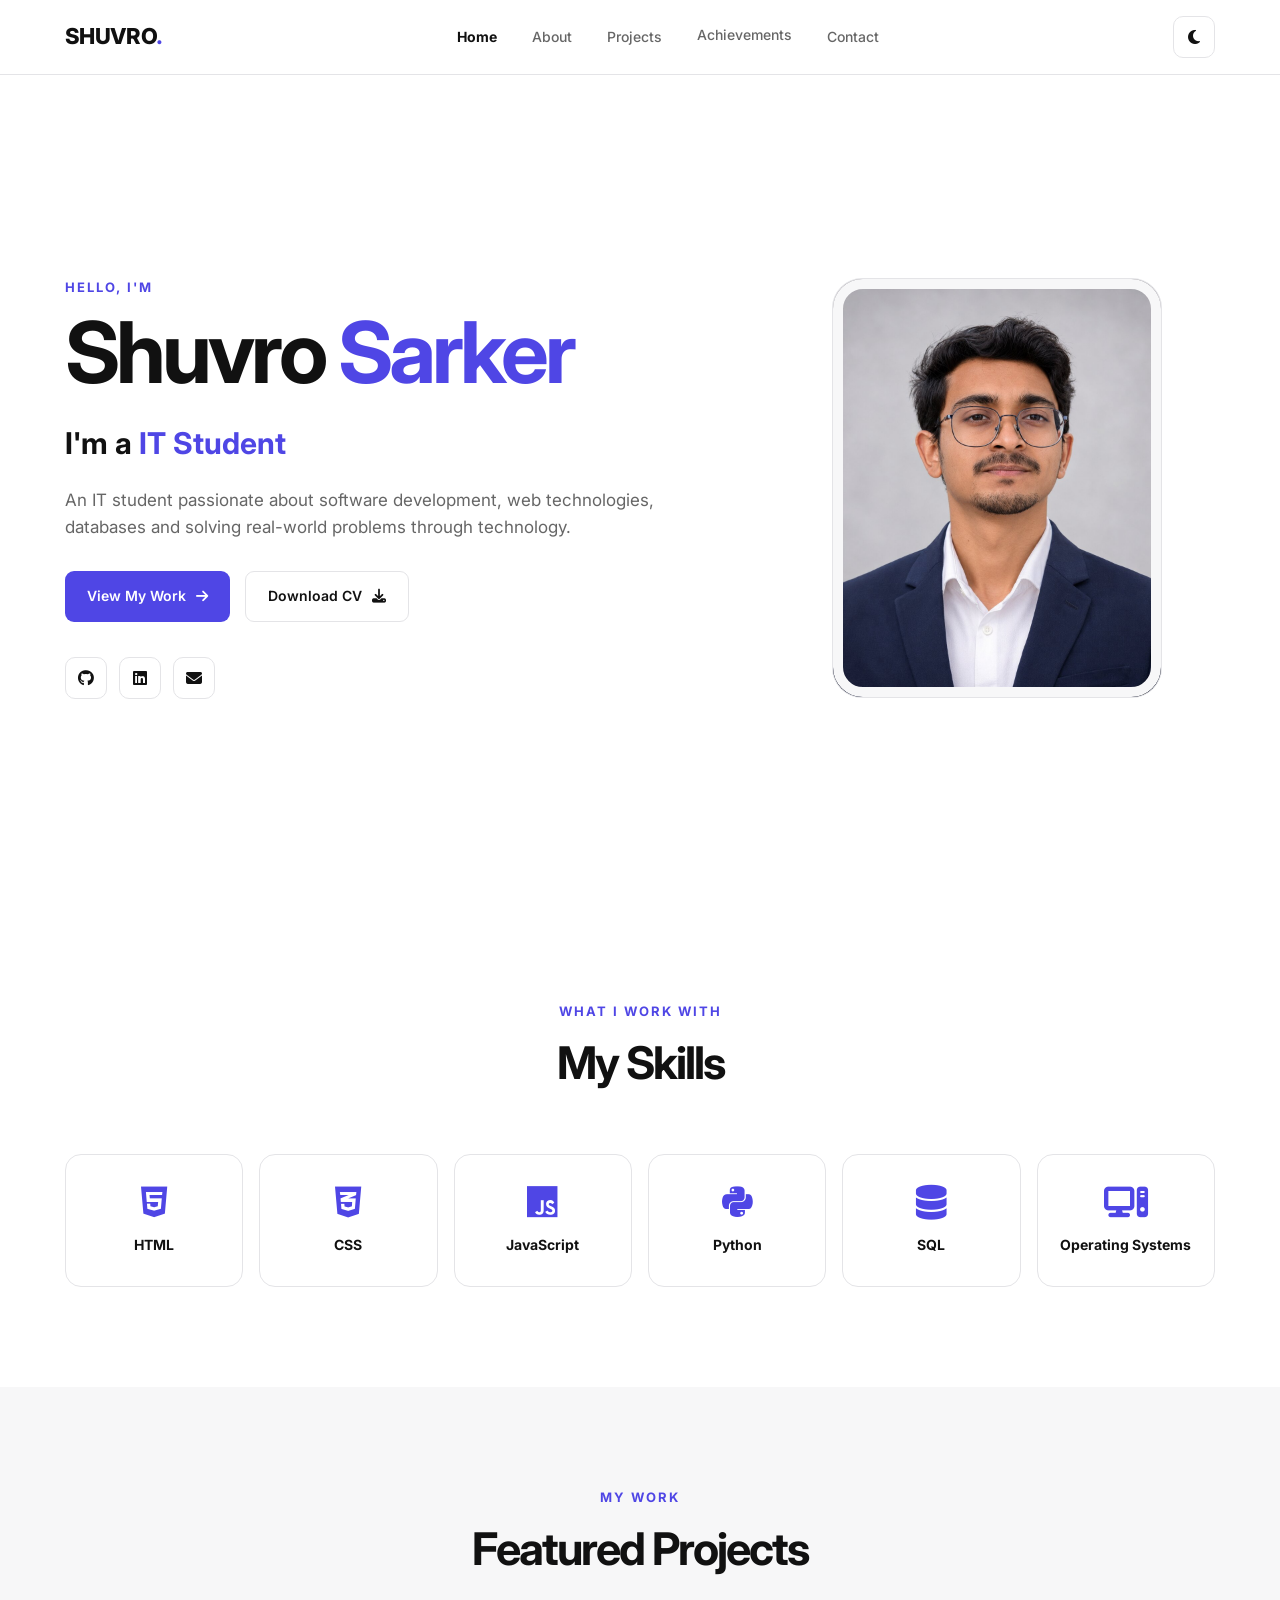
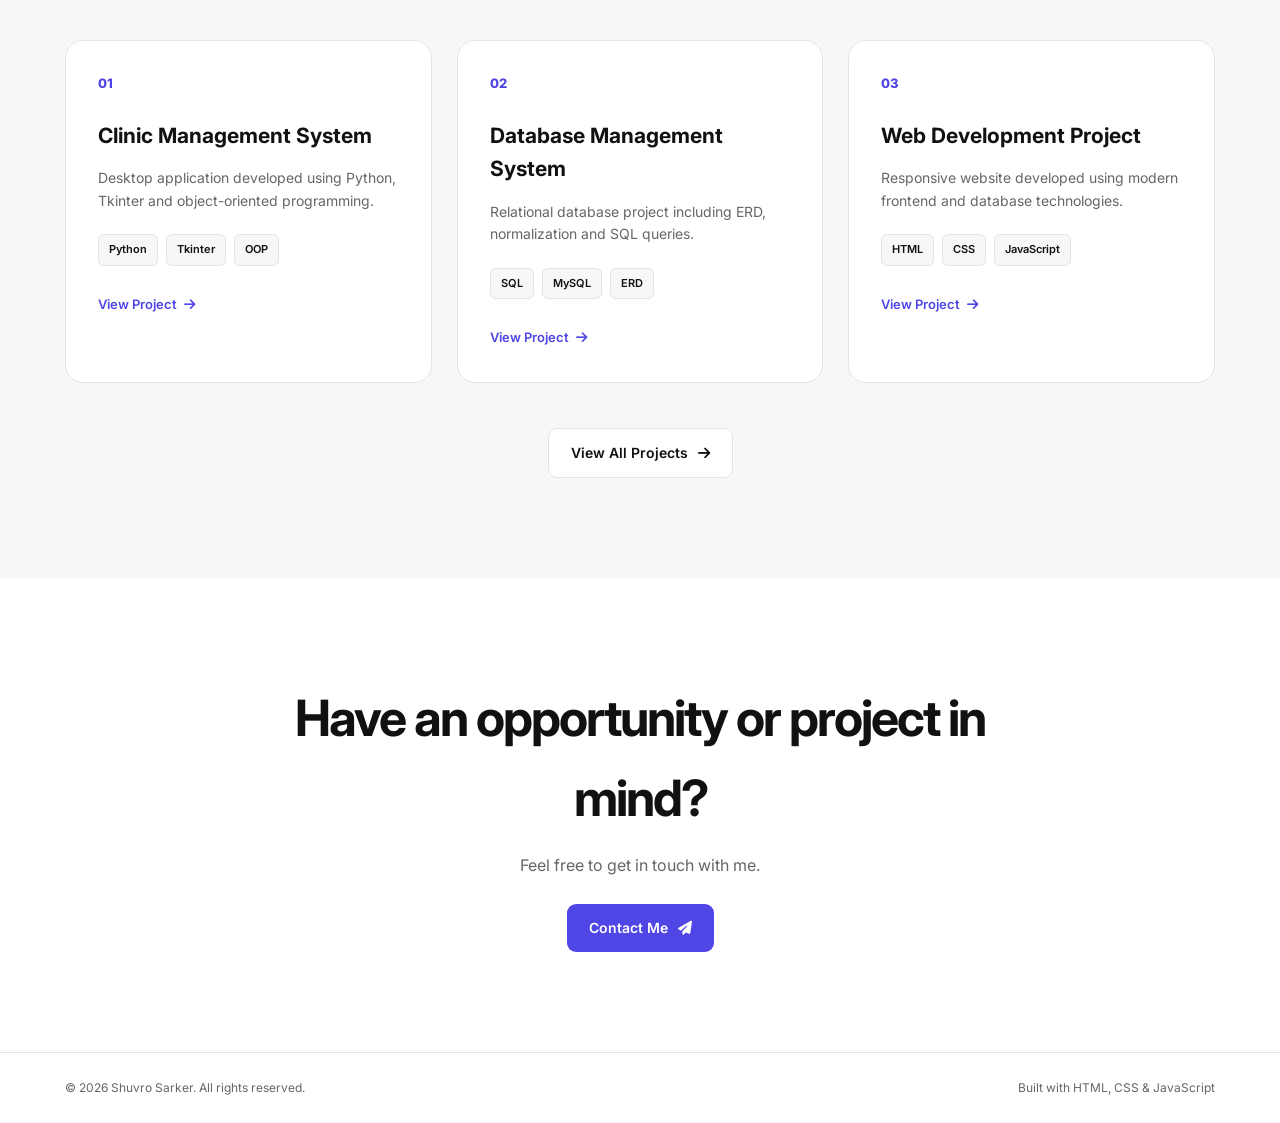
<file: index.html>
<!DOCTYPE html>
<html lang="en">

<head>
    <meta charset="UTF-8">
    <meta name="viewport" content="width=device-width, initial-scale=1.0">

    <title>Shuvro Sarker | Portfolio</title>

    <meta name="description"
        content="Portfolio website of Shuvro Sarker, IT student and developer interested in software development, web development, databases and technology.">

    <link rel="stylesheet" href="css/style.css">

    <!-- Font Awesome -->
    <link rel="stylesheet"
        href="https://cdnjs.cloudflare.com/ajax/libs/font-awesome/6.5.2/css/all.min.css">
</head>

<body>

    <!-- NAVBAR -->
    <header>
        <nav class="navbar container">

            <a href="index.html" class="logo">
                SHUVRO<span>.</span>
            </a>

            <ul class="nav-links" id="navLinks">
                <li><a class="active" href="index.html">Home</a></li>
                <li><a href="about.html">About</a></li>
                <li><a href="projects.html">Projects</a></li>
                <a href="achievements.html">Achievements</a>
                <li><a href="contact.html">Contact</a></li>
            </ul>

            <div class="nav-actions">

                <button id="themeToggle" class="theme-btn">
                    <i class="fa-solid fa-moon"></i>
                </button>

                <button class="menu-btn" id="menuBtn">
                    <i class="fa-solid fa-bars"></i>
                </button>

            </div>

        </nav>
    </header>


    <!-- HERO -->
    <main>

        <section class="hero">

            <div class="container hero-container">

                <div class="hero-content reveal">

                    <p class="small-title">HELLO, I'M</p>

                    <h1>
                        Shuvro <span>Sarker</span>
                    </h1>

                    <h2>
                        I'm a
                        <span id="typingText"></span>
                    </h2>

                    <p class="hero-description">
                        An IT student passionate about software development,
                        web technologies, databases and solving real-world
                        problems through technology.
                    </p>

                    <div class="hero-buttons">

                        <a href="projects.html" class="btn primary-btn">
                            View My Work
                            <i class="fa-solid fa-arrow-right"></i>
                        </a>

                        <a href="assets/resume.pdf"
                            class="btn secondary-btn"
                            download>
                            Download CV
                            <i class="fa-solid fa-download"></i>
                        </a>

                    </div>

                    <div class="social-links">

                        <a href="https://github.com/shuvro-cse"
                            target="_blank"
                            aria-label="GitHub">
                            <i class="fa-brands fa-github"></i>
                        </a>

                        <a href="https://www.linkedin.com/in/shuvro-sarker-a79a49327/"
                            target="_blank"
                            aria-label="LinkedIn">
                            <i class="fa-brands fa-linkedin"></i>
                        </a>

                        <a href="mailto:shuvrosarker.inbox@gmail.com"
                            aria-label="Email">
                            <i class="fa-solid fa-envelope"></i>
                        </a>

                    </div>

                </div>


                <div class="hero-image reveal">

                    <div class="image-wrapper">

                        <img src="images/profile.jpg"
                            alt="Shuvro Sarker">

                    </div>

                </div>

            </div>

        </section>


        <!-- SKILLS -->

        <section class="section">

            <div class="container">

                <div class="section-heading reveal">

                    <p>WHAT I WORK WITH</p>

                    <h2>My Skills</h2>

                </div>


                <div class="skills-grid">

                    <div class="skill-card reveal">
                        <i class="fa-brands fa-html5"></i>
                        <h3>HTML</h3>
                    </div>

                    <div class="skill-card reveal">
                        <i class="fa-brands fa-css3-alt"></i>
                        <h3>CSS</h3>
                    </div>

                    <div class="skill-card reveal">
                        <i class="fa-brands fa-js"></i>
                        <h3>JavaScript</h3>
                    </div>

                    <div class="skill-card reveal">
                        <i class="fa-brands fa-python"></i>
                        <h3>Python</h3>
                    </div>

                    <div class="skill-card reveal">
                        <i class="fa-solid fa-database"></i>
                        <h3>SQL</h3>
                    </div>

                    <div class="skill-card reveal">
                        <i class="fa-solid fa-computer"></i>
                        <h3>Operating Systems</h3>
                    </div>

                </div>

            </div>

        </section>


        <!-- FEATURED PROJECTS -->

        <section class="section section-alt">

            <div class="container">

                <div class="section-heading reveal">

                    <p>MY WORK</p>

                    <h2>Featured Projects</h2>

                </div>


                <div class="projects-grid">


                    <article class="project-card reveal">

                        <div class="project-number">
                            01
                        </div>

                        <h3>Clinic Management System</h3>

                        <p>
                            Desktop application developed using Python,
                            Tkinter and object-oriented programming.
                        </p>

                        <div class="project-tech">

                            <span>Python</span>
                            <span>Tkinter</span>
                            <span>OOP</span>

                        </div>

                        <a href="projects.html" class="project-link">
                            View Project
                            <i class="fa-solid fa-arrow-right"></i>
                        </a>

                    </article>


                    <article class="project-card reveal">

                        <div class="project-number">
                            02
                        </div>

                        <h3>Database Management System</h3>

                        <p>
                            Relational database project including ERD,
                            normalization and SQL queries.
                        </p>

                        <div class="project-tech">

                            <span>SQL</span>
                            <span>MySQL</span>
                            <span>ERD</span>

                        </div>

                        <a href="projects.html" class="project-link">
                            View Project
                            <i class="fa-solid fa-arrow-right"></i>
                        </a>

                    </article>


                    <article class="project-card reveal">

                        <div class="project-number">
                            03
                        </div>

                        <h3>Web Development Project</h3>

                        <p>
                            Responsive website developed using modern
                            frontend and database technologies.
                        </p>

                        <div class="project-tech">

                            <span>HTML</span>
                            <span>CSS</span>
                            <span>JavaScript</span>

                        </div>

                        <a href="projects.html" class="project-link">
                            View Project
                            <i class="fa-solid fa-arrow-right"></i>
                        </a>

                    </article>

                </div>


                <div class="center-button">

                    <a href="projects.html"
                        class="btn secondary-btn">

                        View All Projects

                        <i class="fa-solid fa-arrow-right"></i>

                    </a>

                </div>

            </div>

        </section>


        <!-- CTA -->

        <section class="cta-section">

            <div class="container reveal">

                <h2>
                    Have an opportunity or project in mind?
                </h2>

                <p>
                    Feel free to get in touch with me.
                </p>

                <a href="contact.html"
                    class="btn primary-btn">

                    Contact Me

                    <i class="fa-solid fa-paper-plane"></i>

                </a>

            </div>

        </section>

    </main>


    <!-- FOOTER -->

    <footer>

        <div class="container footer-content">

            <p>
                © <span id="year"></span> Shuvro Sarker.
                All rights reserved.
            </p>

            <p>
                Built with HTML, CSS & JavaScript
            </p>

        </div>

    </footer>


    <script src="js/script.js"></script>

</body>

</html>
</file>
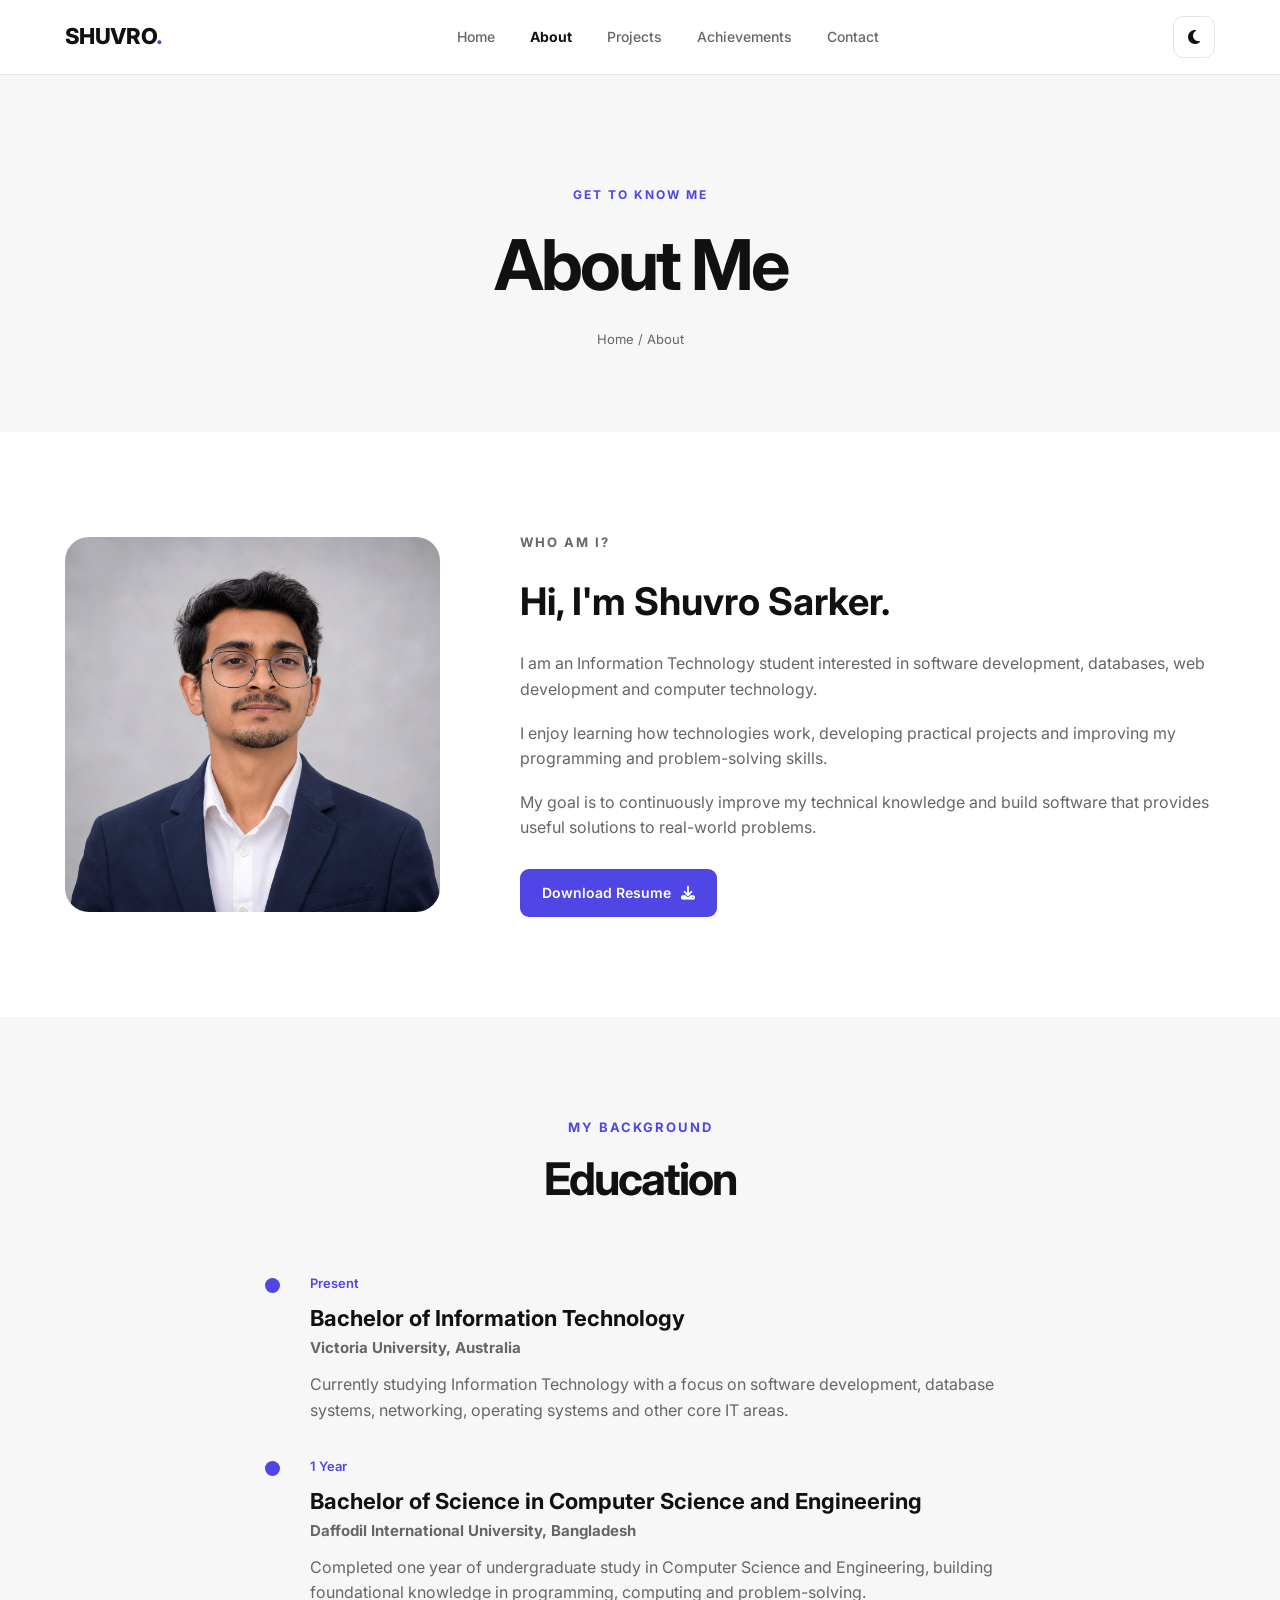
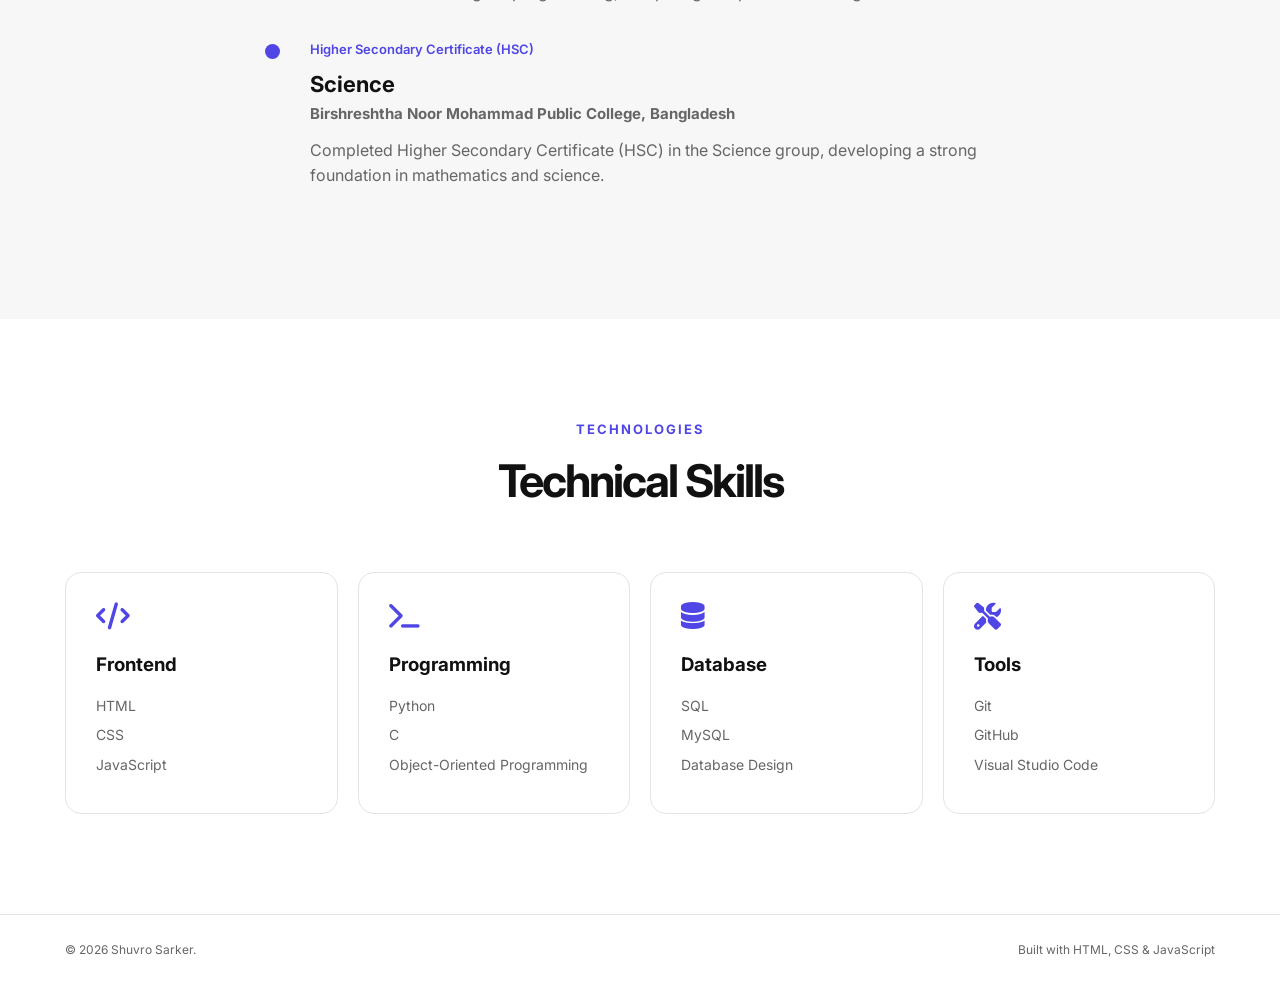
<file: about.html>
<!DOCTYPE html>
<html lang="en">

<head>

    <meta charset="UTF-8">

    <meta name="viewport"
        content="width=device-width, initial-scale=1.0">

    <title>About | Shuvro Sarker</title>

    <link rel="stylesheet"
        href="css/style.css">

    <link rel="stylesheet"
        href="https://cdnjs.cloudflare.com/ajax/libs/font-awesome/6.5.2/css/all.min.css">

</head>


<body>


<header>

    <nav class="navbar container">

        <a href="index.html"
            class="logo">

            SHUVRO<span>.</span>

        </a>


        <ul class="nav-links"
            id="navLinks">

            <li>
                <a href="index.html">
                    Home
                </a>
            </li>

            <li>
                <a class="active"
                    href="about.html">
                    About
                </a>
            </li>

            <li>
                <a href="projects.html">
                    Projects
                </a>
            </li>

            <li>
                <a href="achievements.html">
                    Achievements
                </a>
            </li>

            <li>
                <a href="contact.html">
                    Contact
                </a>
            </li>

        </ul>


        <div class="nav-actions">

            <button id="themeToggle"
                class="theme-btn">

                <i class="fa-solid fa-moon"></i>

            </button>


            <button class="menu-btn"
                id="menuBtn">

                <i class="fa-solid fa-bars"></i>

            </button>

        </div>

    </nav>

</header>



<main>


    <!-- PAGE TITLE -->

    <section class="page-header">

        <div class="container reveal">

            <p>GET TO KNOW ME</p>

            <h1>
                About Me
            </h1>

            <span>
                Home / About
            </span>

        </div>

    </section>



    <!-- ABOUT -->

    <section class="section">

        <div class="container about-layout">


            <div class="about-image reveal">

                <img src="images/profile.jpg"
                    alt="Shuvro Sarker">

            </div>



            <div class="about-content reveal">

                <p class="small-title">
                    WHO AM I?
                </p>

                <h2>
                    Hi, I'm Shuvro Sarker.
                </h2>

                <p>

                    I am an Information Technology student
                    interested in software development,
                    databases, web development and computer
                    technology.

                </p>

                <p>

                    I enjoy learning how technologies work,
                    developing practical projects and improving
                    my programming and problem-solving skills.

                </p>

                <p>

                    My goal is to continuously improve my
                    technical knowledge and build software that
                    provides useful solutions to real-world
                    problems.

                </p>


                <a href="assets/resume.pdf"
                    class="btn primary-btn"
                    download>

                    Download Resume

                    <i class="fa-solid fa-download"></i>

                </a>

            </div>

        </div>

    </section>



    <!-- EDUCATION -->

    <section class="section section-alt">

        <div class="container">


            <div class="section-heading reveal">

                <p>MY BACKGROUND</p>

                <h2>
                    Education
                </h2>

            </div>



            <div class="timeline">


                <div class="timeline">

    <!-- Victoria University -->
    <div class="timeline-item reveal">

        <div class="timeline-dot"></div>

        <div class="timeline-content">
            <span>Present</span>

            <h3>Bachelor of Information Technology</h3>

            <h4>Victoria University, Australia</h4>

            <p>
                Currently studying Information Technology with a focus on
                software development, database systems, networking,
                operating systems and other core IT areas.
            </p>
        </div>

    </div>


    <!-- Daffodil International University -->
    <div class="timeline-item reveal">

        <div class="timeline-dot"></div>

        <div class="timeline-content">
            <span>1 Year</span>

            <h3>Bachelor of Science in Computer Science and Engineering</h3>

            <h4>Daffodil International University, Bangladesh</h4>

            <p>
                Completed one year of undergraduate study in Computer Science
                and Engineering, building foundational knowledge in programming,
                computing and problem-solving.
            </p>
        </div>

    </div>


    <!-- Higher Secondary -->
    <div class="timeline-item reveal">

        <div class="timeline-dot"></div>

        <div class="timeline-content">
            <span>Higher Secondary Certificate (HSC)</span>

            <h3>Science</h3>

            <h4>Birshreshtha Noor Mohammad Public College, Bangladesh</h4>

            <p>
                Completed Higher Secondary Certificate (HSC) in the Science
                group, developing a strong foundation in mathematics and
                science.
            </p>
        </div>

    </div>

</div>


            </div>

        </div>

    </section>



    <!-- TECH SKILLS -->

    <section class="section">

        <div class="container">


            <div class="section-heading reveal">

                <p>TECHNOLOGIES</p>

                <h2>
                    Technical Skills
                </h2>

            </div>


            <div class="skills-category-grid">


                <div class="category-card reveal">

                    <i class="fa-solid fa-code"></i>

                    <h3>
                        Frontend
                    </h3>

                    <p>
                        HTML
                    </p>

                    <p>
                        CSS
                    </p>

                    <p>
                        JavaScript
                    </p>

                </div>



                <div class="category-card reveal">

                    <i class="fa-solid fa-terminal"></i>

                    <h3>
                        Programming
                    </h3>

                    <p>
                        Python
                    </p>

                    <p>
                        C
                    </p>

                    <p>
                        Object-Oriented Programming
                    </p>

                </div>



                <div class="category-card reveal">

                    <i class="fa-solid fa-database"></i>

                    <h3>
                        Database
                    </h3>

                    <p>
                        SQL
                    </p>

                    <p>
                        MySQL
                    </p>

                    <p>
                        Database Design
                    </p>

                </div>



                <div class="category-card reveal">

                    <i class="fa-solid fa-screwdriver-wrench"></i>

                    <h3>
                        Tools
                    </h3>

                    <p>
                        Git
                    </p>

                    <p>
                        GitHub
                    </p>

                    <p>
                        Visual Studio Code
                    </p>

                </div>


            </div>

        </div>

    </section>


</main>



<footer>

    <div class="container footer-content">

        <p>
            © <span id="year"></span>
            Shuvro Sarker.
        </p>

        <p>
            Built with HTML, CSS & JavaScript
        </p>

    </div>

</footer>


<script src="js/script.js"></script>


</body>

</html>
</file>
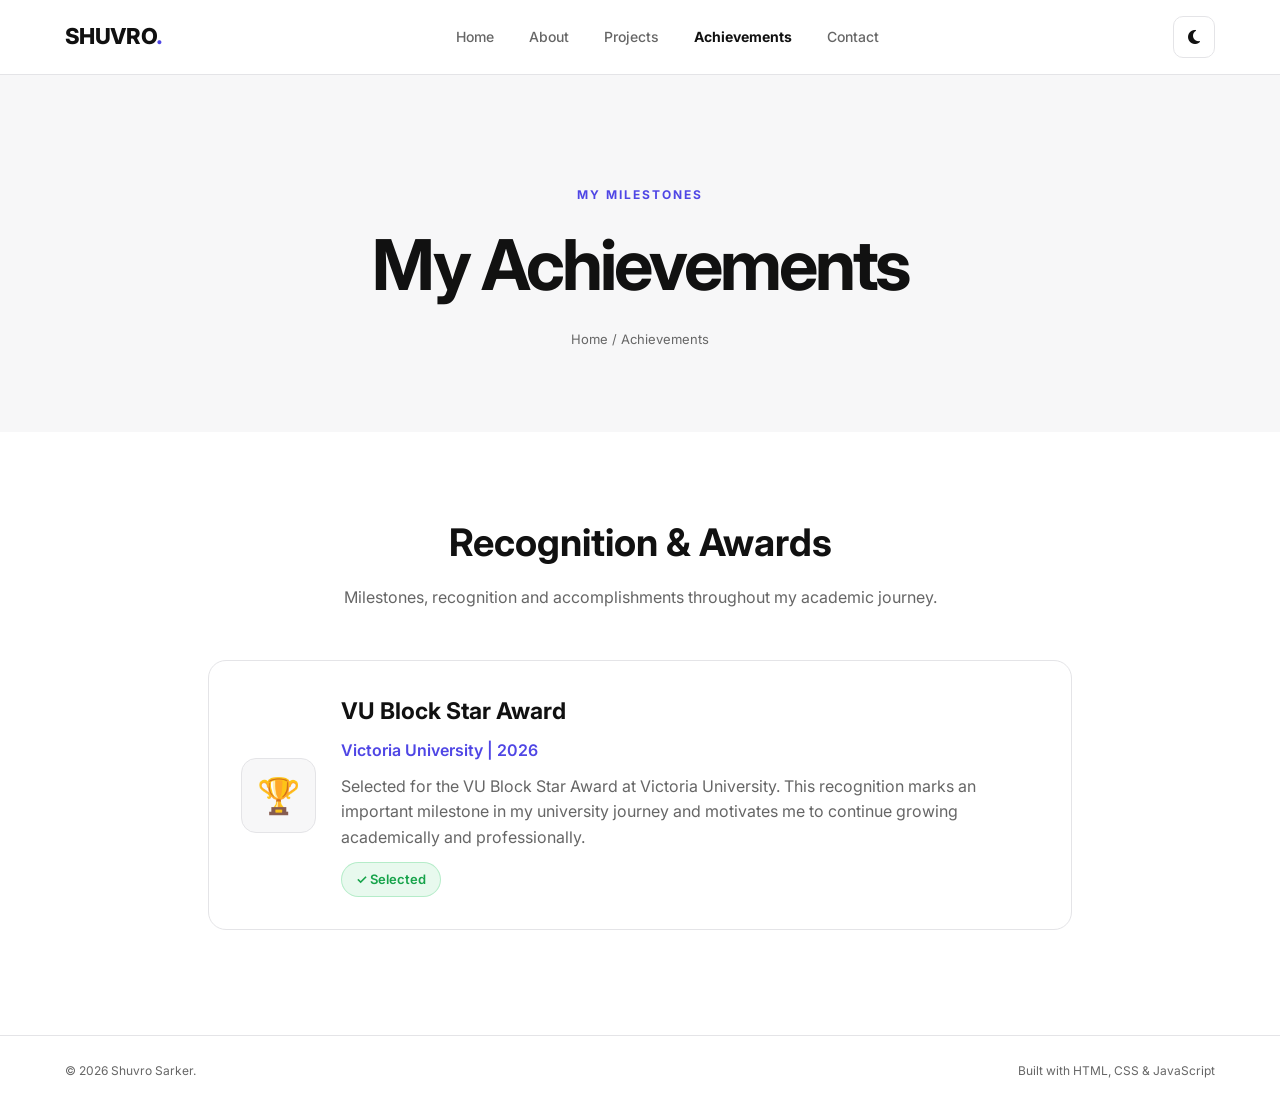
<file: achievements.html>
<!DOCTYPE html>
<html lang="en">

<head>

    <meta charset="UTF-8">

    <meta name="viewport"
        content="width=device-width, initial-scale=1.0">

    <title>Achievements | Shuvro Sarker</title>

    <link rel="stylesheet"
        href="css/style.css">

    <link rel="stylesheet"
        href="https://cdnjs.cloudflare.com/ajax/libs/font-awesome/6.5.2/css/all.min.css">

</head>

<body>

<header>

    <nav class="navbar container">

        <a href="index.html" class="logo">

            SHUVRO<span>.</span>

        </a>

        <ul class="nav-links" id="navLinks">

            <li>
                <a href="index.html">Home</a>
            </li>

            <li>
                <a href="about.html">About</a>
            </li>

            <li>
                <a href="projects.html">Projects</a>
            </li>

            <li>
                <a class="active" href="achievements.html">
                    Achievements
                </a>
            </li>

            <li>
                <a href="contact.html">Contact</a>
            </li>

        </ul>

        <div class="nav-actions">

            <button id="themeToggle" class="theme-btn">

                <i class="fa-solid fa-moon"></i>

            </button>

            <button class="menu-btn" id="menuBtn">

                <i class="fa-solid fa-bars"></i>

            </button>

        </div>

    </nav>

</header>


<main>

    <!-- Page Header -->

    <section class="page-header">

        <div class="container reveal">

            <p>
                MY MILESTONES
            </p>

            <h1>
                My Achievements
            </h1>

            <span>
                Home / Achievements
            </span>

        </div>

    </section>


    <!-- Achievements Section -->

    <section class="section achievements">

        <div class="container">

            <div class="achievement-heading reveal">

                <h2>
                    Recognition & Awards
                </h2>

                <p>
                    Milestones, recognition and accomplishments
                    throughout my academic journey.
                </p>

            </div>


            <!-- Achievement 01 -->

            <div class="achievement-card reveal">

                <div class="award-icon">
                    🏆
                </div>

                <div class="achievement-info">

                    <h2>
                        VU Block Star Award
                    </h2>

                    <h4>
                        Victoria University | 2026
                    </h4>

                    <p>
                        Selected for the VU Block Star Award at
                        Victoria University. This recognition
                        marks an important milestone in my
                        university journey and motivates me
                        to continue growing academically and
                        professionally.
                    </p>

                    <span class="award-status">
                        ✓ Selected
                    </span>

                </div>

            </div>


            <!-- Add future achievements here -->

        </div>

    </section>

</main>


<footer>

    <div class="container footer-content">

        <p>

            © <span id="year"></span>
            Shuvro Sarker.

        </p>

        <p>

            Built with HTML, CSS & JavaScript

        </p>

    </div>

</footer>


<script src="js/script.js"></script>

</body>

</html>
</file>
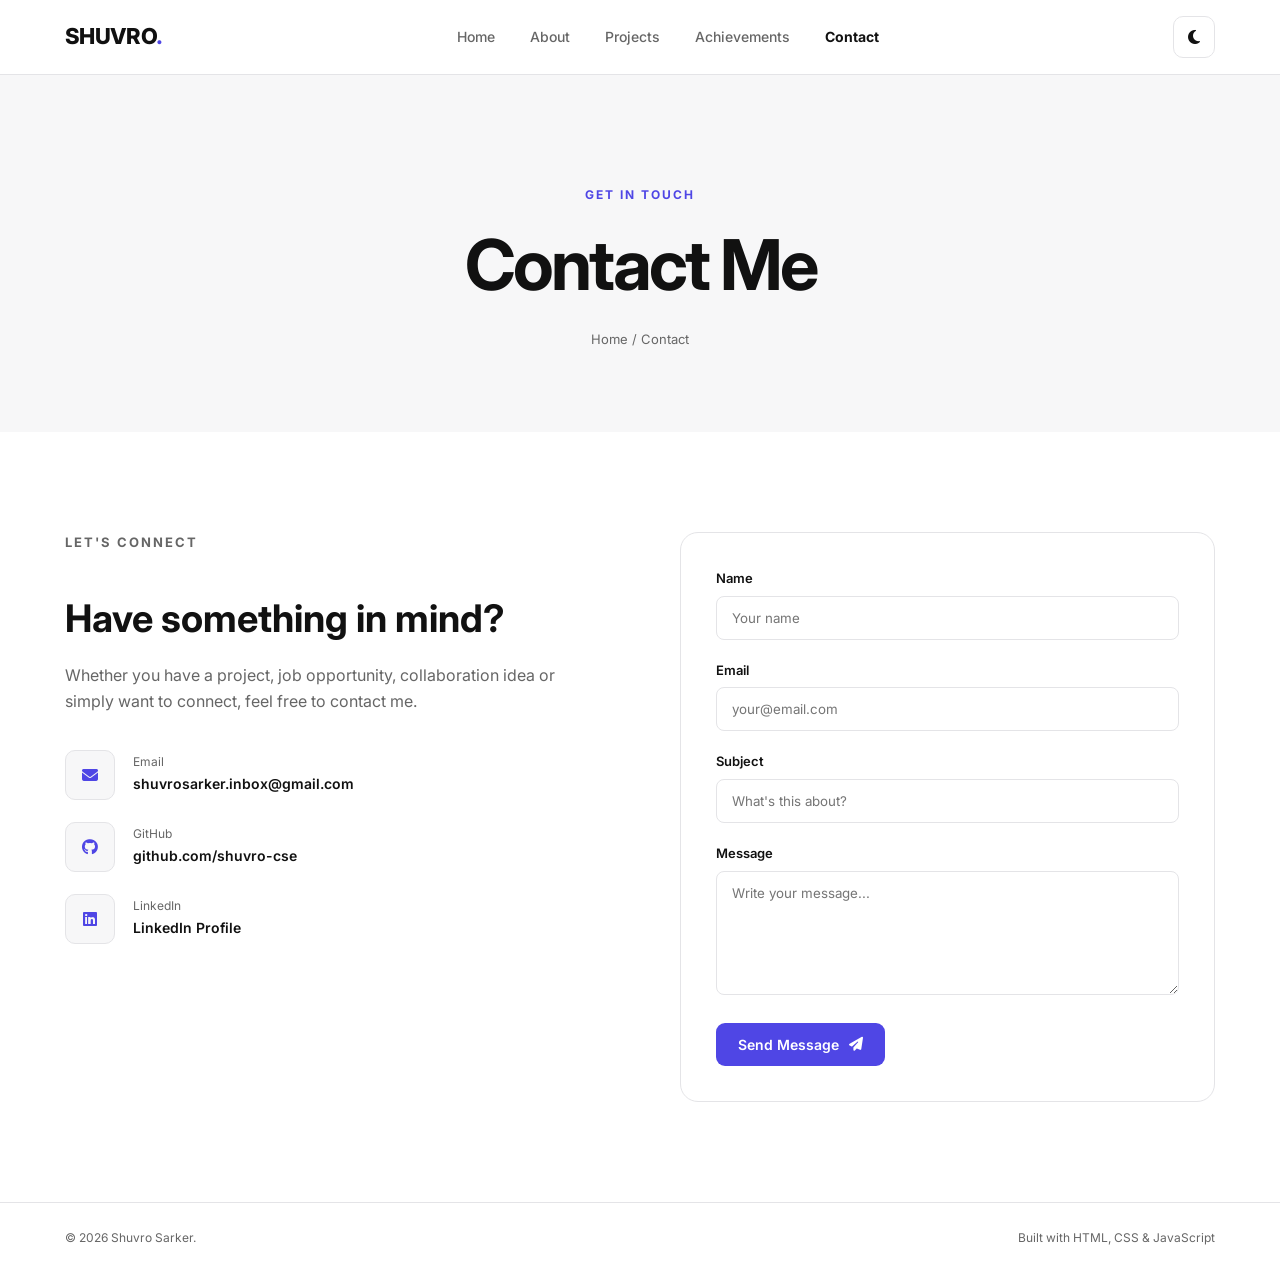
<file: contact.html>
<!DOCTYPE html>
<html lang="en">

<head>

<meta charset="UTF-8">

<meta
name="viewport"
content="width=device-width, initial-scale=1.0">

<title>
Contact | Shuvro Sarker
</title>


<link
rel="stylesheet"
href="css/style.css">


<link
rel="stylesheet"
href="https://cdnjs.cloudflare.com/ajax/libs/font-awesome/6.5.2/css/all.min.css">

</head>


<body>


<header>

<nav class="navbar container">


<a
href="index.html"
class="logo">

SHUVRO<span>.</span>

</a>


<ul
class="nav-links"
id="navLinks">

<li>
<a href="index.html">
Home
</a>
</li>

<li>
<a href="about.html">
About
</a>
</li>

<li>
<a href="projects.html">
Projects
</a>
</li>

<li>
                <a href="achievements.html">
                    Achievements
                </a>
            </li>

<li>
<a
class="active"
href="contact.html">
Contact
</a>
</li>

</ul>


<div class="nav-actions">


<button
id="themeToggle"
class="theme-btn">

<i class="fa-solid fa-moon"></i>

</button>


<button
class="menu-btn"
id="menuBtn">

<i class="fa-solid fa-bars"></i>

</button>

</div>


</nav>

</header>



<main>


<section class="page-header">

<div class="container reveal">

<p>
GET IN TOUCH
</p>

<h1>
Contact Me
</h1>

<span>
Home / Contact
</span>

</div>

</section>



<section class="section">


<div class="container contact-layout">


<!-- CONTACT INFORMATION -->

<div class="contact-info reveal">


<p class="small-title">
LET'S CONNECT
</p>


<h2>
Have something in mind?
</h2>


<p>

Whether you have a project,
job opportunity, collaboration
idea or simply want to connect,
feel free to contact me.

</p>



<div class="contact-item">


<div class="contact-icon">

<i class="fa-solid fa-envelope"></i>

</div>


<div>

<span>
Email
</span>

<a href="mailto:shuvrosarker.inbox@gmail.com">

shuvrosarker.inbox@gmail.com

</a>

</div>


</div>



<div class="contact-item">


<div class="contact-icon">

<i class="fa-brands fa-github"></i>

</div>


<div>

<span>
GitHub
</span>

<a
href="https://github.com/shuvro-cse"
target="_blank">

github.com/shuvro-cse

</a>

</div>

</div>



<div class="contact-item">


<div class="contact-icon">

<i class="fa-brands fa-linkedin"></i>

</div>


<div>

<span>
LinkedIn
</span>

<a
href="https://www.linkedin.com/in/shuvro-sarker-a79a49327/"
target="_blank">

LinkedIn Profile

</a>

</div>

</div>


</div>



<!-- CONTACT FORM -->

<div class="contact-form-container reveal">


<form
class="contact-form"
action="https://formsubmit.co/el/sudaje"
method="POST">


<input
type="hidden"
name="_subject"
value="New Portfolio Message">


<input
type="hidden"
name="_captcha"
value="false">



<div class="form-group">

<label for="name">

Name

</label>

<input
type="text"
id="name"
name="name"
placeholder="Your name"
required>

</div>



<div class="form-group">

<label for="email">

Email

</label>

<input
type="email"
id="email"
name="email"
placeholder="your@email.com"
required>

</div>



<div class="form-group">

<label for="subject">

Subject

</label>

<input
type="text"
id="subject"
name="subject"
placeholder="What's this about?"
required>

</div>



<div class="form-group">

<label for="message">

Message

</label>

<textarea
id="message"
name="message"
rows="6"
placeholder="Write your message..."
required>
</textarea>

</div>



<button
type="submit"
class="btn primary-btn">

Send Message

<i class="fa-solid fa-paper-plane"></i>

</button>


</form>


</div>


</div>

</section>


</main>



<footer>

<div class="container footer-content">

<p>

© <span id="year"></span>
Shuvro Sarker.

</p>

<p>

Built with HTML, CSS & JavaScript

</p>

</div>

</footer>


<script src="js/script.js"></script>


</body>

</html>
</file>
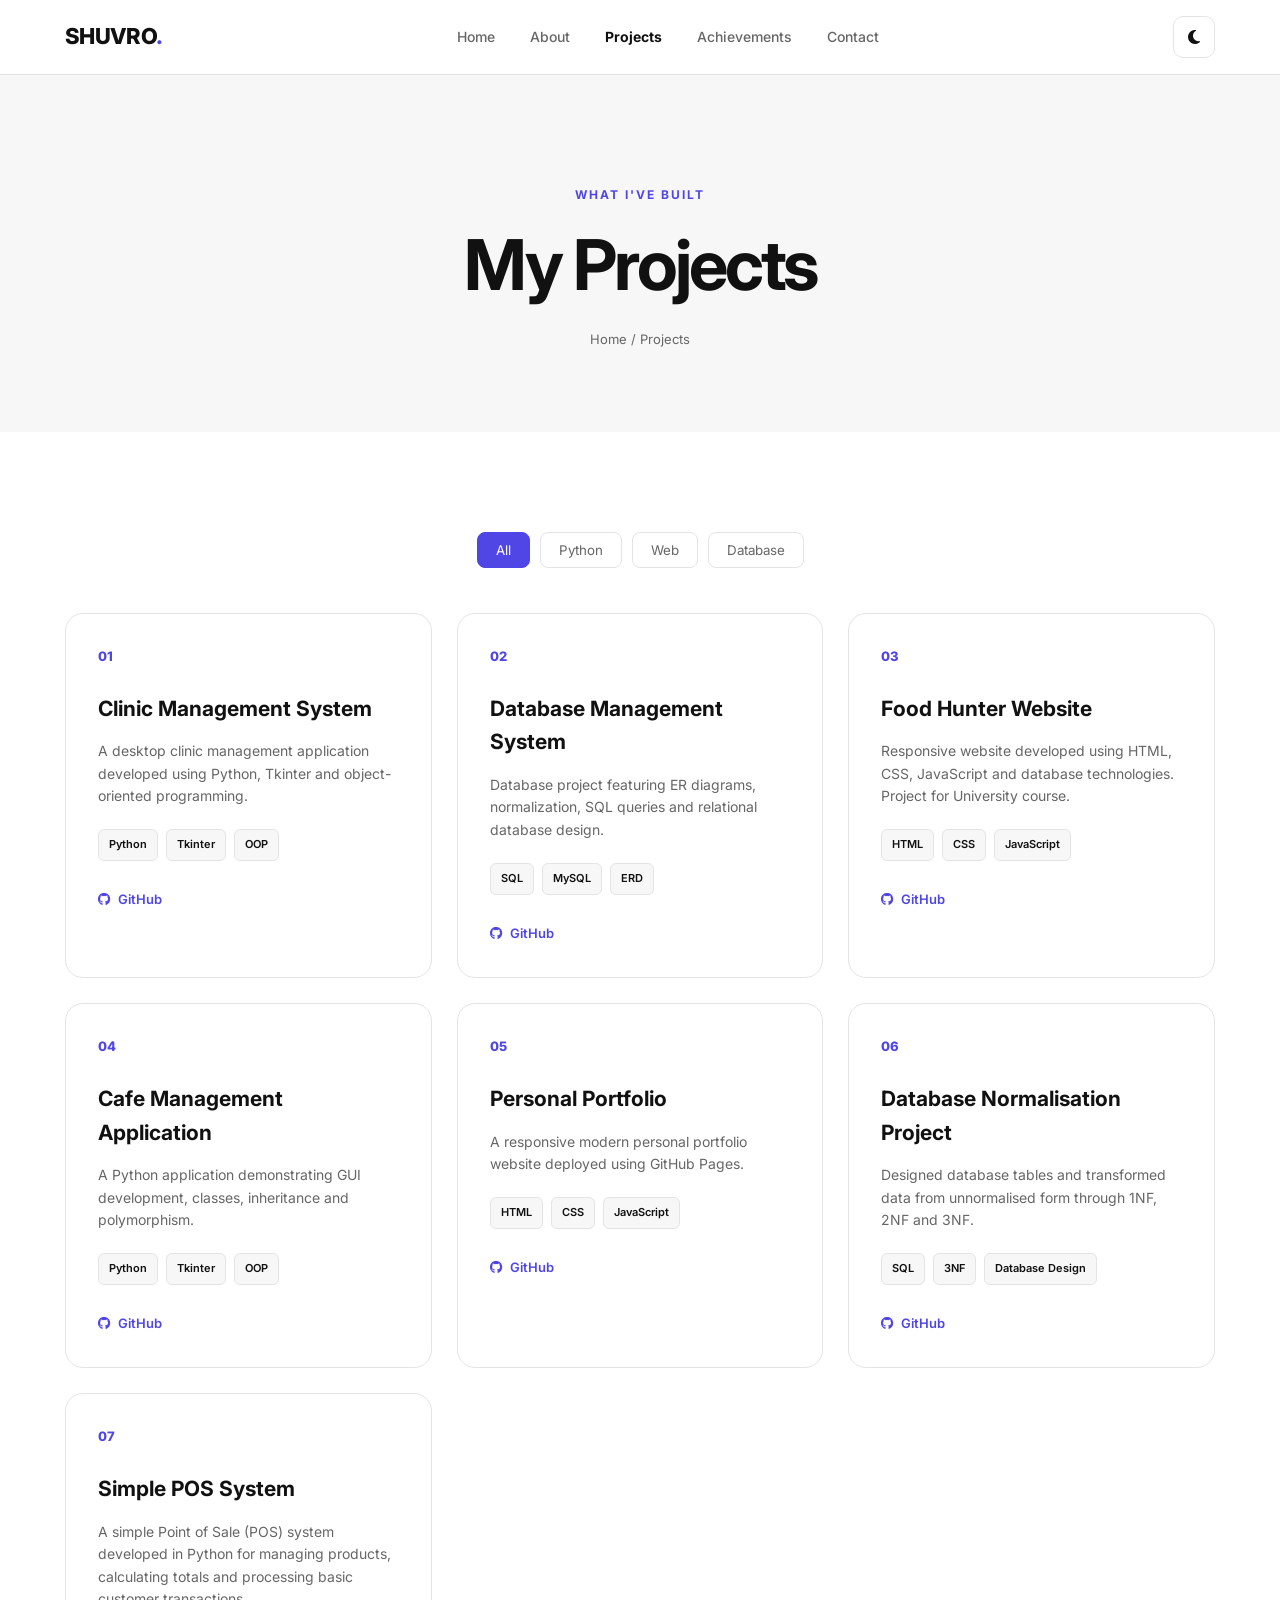
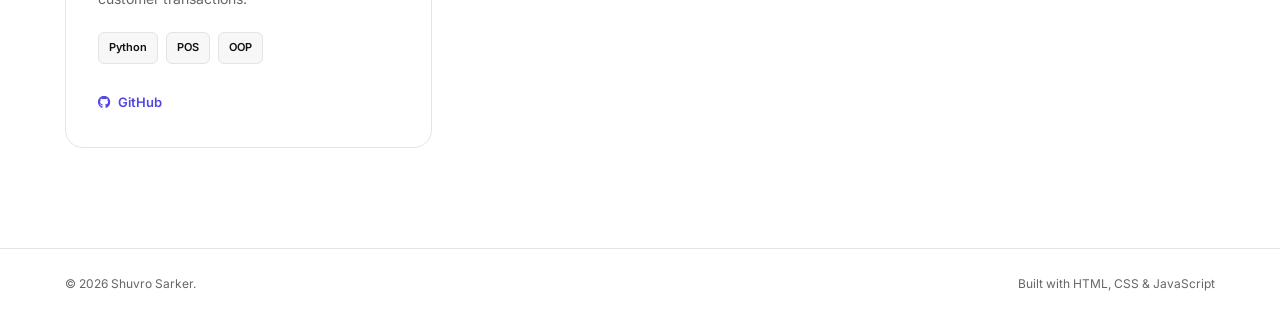
<file: projects.html>
<!DOCTYPE html>
<html lang="en">

<head>

    <meta charset="UTF-8">

    <meta name="viewport"
        content="width=device-width, initial-scale=1.0">

    <title>Projects | Shuvro Sarker</title>

    <link rel="stylesheet"
        href="css/style.css">

    <link rel="stylesheet"
        href="https://cdnjs.cloudflare.com/ajax/libs/font-awesome/6.5.2/css/all.min.css">

</head>


<body>


<header>

    <nav class="navbar container">

        <a href="index.html"
            class="logo">

            SHUVRO<span>.</span>

        </a>


        <ul class="nav-links"
            id="navLinks">

            <li>
                <a href="index.html">
                    Home
                </a>
            </li>

            <li>
                <a href="about.html">
                    About
                </a>
            </li>

            <li>
                <a class="active"
                    href="projects.html">
                    Projects
                </a>
            </li>

            <li>
                <a href="achievements.html">
                    Achievements
                </a>
            </li>

            <li>
                <a href="contact.html">
                    Contact
                </a>
            </li>

        </ul>


        <div class="nav-actions">

            <button id="themeToggle"
                class="theme-btn">

                <i class="fa-solid fa-moon"></i>

            </button>


            <button class="menu-btn"
                id="menuBtn">

                <i class="fa-solid fa-bars"></i>

            </button>

        </div>

    </nav>

</header>



<main>


<section class="page-header">

    <div class="container reveal">

        <p>
            WHAT I'VE BUILT
        </p>

        <h1>
            My Projects
        </h1>

        <span>
            Home / Projects
        </span>

    </div>

</section>



<section class="section">

<div class="container">


<div class="project-filters reveal">

    <button
        class="filter-btn active"
        data-filter="all">

        All

    </button>

    <button
        class="filter-btn"
        data-filter="python">

        Python

    </button>

    <button
        class="filter-btn"
        data-filter="web">

        Web

    </button>

    <button
        class="filter-btn"
        data-filter="database">

        Database

    </button>

</div>



<div class="projects-grid">


<!-- PROJECT 1 -->

<article
class="project-card project-item reveal"
data-category="python">

<div class="project-number">
01
</div>

<h3>
Clinic Management System
</h3>

<p>

A desktop clinic management application
developed using Python, Tkinter and
object-oriented programming.

</p>


<div class="project-tech">

<span>
Python
</span>

<span>
Tkinter
</span>

<span>
OOP
</span>

</div>


<div class="project-buttons">

<a
href="https://github.com/Shuvro-cse/ClinicSystemE"
target="_blank"
class="project-link">

<i class="fa-brands fa-github"></i>

GitHub

</a>

</div>

</article>



<!-- PROJECT 2 -->

<article
class="project-card project-item reveal"
data-category="database">

<div class="project-number">
02
</div>

<h3>
Database Management System
</h3>

<p>

Database project featuring ER diagrams,
normalization, SQL queries and
relational database design.

</p>


<div class="project-tech">

<span>
SQL
</span>

<span>
MySQL
</span>

<span>
ERD
</span>

</div>


<div class="project-buttons">

<a
href="https://github.com/YOURUSERNAME"
target="_blank"
class="project-link">

<i class="fa-brands fa-github"></i>

GitHub

</a>

</div>

</article>



<!-- PROJECT 3 -->

<article
class="project-card project-item reveal"
data-category="web">

<div class="project-number">
03
</div>

<h3>
Food Hunter Website
</h3>

<p>

Responsive website developed using
HTML, CSS, JavaScript and database
technologies. Project for University course.

</p>


<div class="project-tech">

<span>
HTML
</span>

<span>
CSS
</span>

<span>
JavaScript
</span>

</div>


<div class="project-buttons">

<a
href="https://shuvro-cse.github.io/Food_hunter/"
target="_blank"
class="project-link">

<i class="fa-brands fa-github"></i>

GitHub

</a>

</div>

</article>



<!-- PROJECT 4 -->

<article
class="project-card project-item reveal"
data-category="python">

<div class="project-number">
04
</div>

<h3>
Cafe Management Application
</h3>

<p>

A Python application demonstrating GUI
development, classes, inheritance and
polymorphism.

</p>


<div class="project-tech">

<span>
Python
</span>

<span>
Tkinter
</span>

<span>
OOP
</span>

</div>


<div class="project-buttons">

<a
href="https://github.com/YOURUSERNAME"
target="_blank"
class="project-link">

<i class="fa-brands fa-github"></i>

GitHub

</a>

</div>

</article>



<!-- PROJECT 5 -->

<article
class="project-card project-item reveal"
data-category="web">

<div class="project-number">
05
</div>

<h3>
Personal Portfolio
</h3>

<p>

A responsive modern personal portfolio
website deployed using GitHub Pages.

</p>


<div class="project-tech">

<span>
HTML
</span>

<span>
CSS
</span>

<span>
JavaScript
</span>

</div>


<div class="project-buttons">

<a
href="https://github.com/YOURUSERNAME"
target="_blank"
class="project-link">

<i class="fa-brands fa-github"></i>

GitHub

</a>

</div>

</article>


<!-- PROJECT 6 -->

<article
class="project-card project-item reveal"
data-category="database">

<div class="project-number">
06
</div>

<h3>
Database Normalisation Project
</h3>

<p>

Designed database tables and transformed
data from unnormalised form through
1NF, 2NF and 3NF.

</p>


<div class="project-tech">

<span>
SQL
</span>

<span>
3NF
</span>

<span>
Database Design
</span>

</div>


<div class="project-buttons">

<a
href="https://github.com/YOURUSERNAME"
target="_blank"
class="project-link">

<i class="fa-brands fa-github"></i>

GitHub

</a>

</div>

</article>

<!-- PROJECT 7 - SIMPLE POS SYSTEM -->

<article
    class="project-card project-item reveal"
    data-category="python">

    <div class="project-number">
        07
    </div>

    <h3>Simple POS System</h3>

    <p>
        A simple Point of Sale (POS) system developed in Python
        for managing products, calculating totals and processing
        basic customer transactions.
    </p>

    <div class="project-tech">
        <span>Python</span>
        <span>POS</span>
        <span>OOP</span>
    </div>

    <div class="project-buttons">

        <a
            href="https://github.com/Shuvro-cse/simplepos"
            target="_blank"
            class="project-link">

            <i class="fa-brands fa-github"></i>
            GitHub

        </a>

    </div>

</article>


</div>

</div>

</section>


</main>



<footer>

<div class="container footer-content">

<p>

© <span id="year"></span>
Shuvro Sarker.

</p>

<p>

Built with HTML, CSS & JavaScript

</p>

</div>

</footer>


<script src="js/script.js"></script>


</body>

</html>
</file>
<file: css/style.css>
/* =========================
   GOOGLE FONT
========================= */

@import url('https://fonts.googleapis.com/css2?family=Inter:wght@400;500;600;700;800&display=swap');


/* =========================
   VARIABLES
========================= */

:root {

    --bg: #ffffff;

    --bg-secondary: #f7f7f8;

    --text: #111111;

    --text-secondary: #666666;

    --border: #e4e4e7;

    --accent: #4f46e5;

    --accent-hover: #4338ca;

    --card: #ffffff;

    --header-bg: rgba(255, 255, 255, 0.85);

}


/* DARK MODE */

body.dark {

    --bg: #0c0c0d;

    --bg-secondary: #151517;

    --text: #f4f4f5;

    --text-secondary: #a1a1aa;

    --border: #27272a;

    --card: #18181b;

    --header-bg: rgba(12, 12, 13, 0.85);

}


/* =========================
   RESET
========================= */

* {

    margin: 0;

    padding: 0;

    box-sizing: border-box;

}


html {

    scroll-behavior: smooth;

}


body {

    font-family: 'Inter', sans-serif;

    background: var(--bg);

    color: var(--text);

    line-height: 1.6;

    transition: background 0.3s ease,
                color 0.3s ease;

}


a {

    color: inherit;

    text-decoration: none;

}


button {

    font-family: inherit;

}


img {

    max-width: 100%;

    display: block;

}


.container {

    width: 90%;

    max-width: 1150px;

    margin: auto;

}


/* =========================
   HEADER
========================= */

header {

    position: sticky;

    top: 0;

    z-index: 1000;

    background: var(--header-bg);

    backdrop-filter: blur(15px);

    border-bottom: 1px solid var(--border);

}


.navbar {

    height: 74px;

    display: flex;

    align-items: center;

    justify-content: space-between;

}


.logo {

    font-size: 22px;

    font-weight: 800;

    letter-spacing: -0.7px;

}


.logo span {

    color: var(--accent);

}


.nav-links {

    display: flex;

    list-style: none;

    gap: 35px;

}


.nav-links a {

    color: var(--text-secondary);

    font-size: 14px;

    font-weight: 500;

    transition: 0.2s;

}


.nav-links a:hover,

.nav-links a.active {

    color: var(--text);

}


.nav-links a.active {

    font-weight: 700;

}


.nav-actions {

    display: flex;

    align-items: center;

    gap: 10px;

}


.theme-btn,

.menu-btn {

    width: 42px;

    height: 42px;

    border: 1px solid var(--border);

    background: var(--card);

    border-radius: 10px;

    cursor: pointer;

    color: var(--text);

    font-size: 16px;

    transition: 0.3s;

}


.theme-btn:hover,

.menu-btn:hover {

    transform: translateY(-2px);

}


.menu-btn {

    display: none;

}


/* =========================
   HERO
========================= */

.hero {

    min-height: calc(100vh - 74px);

    display: flex;

    align-items: center;

}


.hero-container {

    display: grid;

    grid-template-columns: 1.2fr 0.8fr;

    align-items: center;

    gap: 60px;

}


.small-title {

    color: var(--accent);

    font-size: 13px;

    font-weight: 700;

    letter-spacing: 2px;

    margin-bottom: 15px;

}


.hero h1 {

    font-size: clamp(50px, 8vw, 85px);

    line-height: 0.95;

    letter-spacing: -4px;

    margin-bottom: 25px;

}


.hero h1 span {

    color: var(--accent);

}


.hero h2 {

    font-size: clamp(22px, 3vw, 30px);

    margin-bottom: 20px;

}


#typingText {

    color: var(--accent);

}


.hero-description {

    max-width: 650px;

    color: var(--text-secondary);

    font-size: 17px;

    margin-bottom: 30px;

}


.hero-buttons {

    display: flex;

    gap: 15px;

    flex-wrap: wrap;

    margin-bottom: 35px;

}


/* =========================
   BUTTONS
========================= */

.btn {

    display: inline-flex;

    align-items: center;

    justify-content: center;

    gap: 10px;

    padding: 13px 22px;

    border-radius: 9px;

    font-weight: 600;

    font-size: 14px;

    transition: all 0.25s ease;

    border: none;

    cursor: pointer;

}


.primary-btn {

    background: var(--accent);

    color: white;

}


.primary-btn:hover {

    background: var(--accent-hover);

    transform: translateY(-2px);

}


.secondary-btn {

    border: 1px solid var(--border);

    background: var(--card);

}


.secondary-btn:hover {

    transform: translateY(-2px);

    border-color: var(--accent);

}


/* =========================
   SOCIAL
========================= */

.social-links {

    display: flex;

    gap: 12px;

}


.social-links a {

    width: 42px;

    height: 42px;

    display: flex;

    align-items: center;

    justify-content: center;

    border: 1px solid var(--border);

    border-radius: 10px;

    transition: 0.25s;

}


.social-links a:hover {

    color: white;

    background: var(--accent);

    border-color: var(--accent);

    transform: translateY(-3px);

}


/* =========================
   HERO IMAGE
========================= */

.hero-image {

    display: flex;

    justify-content: center;

}


.image-wrapper {

    width: 330px;

    height: 420px;

    border-radius: 30px;

    overflow: hidden;

    border: 1px solid var(--border);

    position: relative;

}


.image-wrapper::before {

    content: "";

    position: absolute;

    inset: 0;

    border: 10px solid var(--bg-secondary);

    border-radius: 30px;

    z-index: 1;

    pointer-events: none;

}


.image-wrapper img {

    width: 100%;

    height: 100%;

    object-fit: cover;

}


/* =========================
   SECTIONS
========================= */

.section {

    padding: 100px 0;

}


.section-alt {

    background: var(--bg-secondary);

}


.section-heading {

    text-align: center;

    margin-bottom: 55px;

}


.section-heading p {

    color: var(--accent);

    font-size: 13px;

    font-weight: 700;

    letter-spacing: 2px;

}


.section-heading h2 {

    font-size: clamp(32px, 5vw, 45px);

    letter-spacing: -2px;

    margin-top: 5px;

}


/* =========================
   SKILLS
========================= */

.skills-grid {

    display: grid;

    grid-template-columns: repeat(6, 1fr);

    gap: 16px;

}


.skill-card {

    border: 1px solid var(--border);

    background: var(--card);

    border-radius: 16px;

    padding: 30px 15px;

    text-align: center;

    transition: 0.3s;

}


.skill-card:hover {

    transform: translateY(-7px);

    border-color: var(--accent);

}


.skill-card i {

    font-size: 35px;

    color: var(--accent);

    margin-bottom: 14px;

}


.skill-card h3 {

    font-size: 14px;

}


/* =========================
   PROJECTS
========================= */

.projects-grid {

    display: grid;

    grid-template-columns: repeat(3, 1fr);

    gap: 25px;

}


.project-card {

    position: relative;

    background: var(--card);

    border: 1px solid var(--border);

    border-radius: 18px;

    padding: 32px;

    transition: 0.3s;

}


.project-card:hover {

    transform: translateY(-7px);

    border-color: var(--accent);

}


.project-number {

    color: var(--accent);

    font-size: 13px;

    font-weight: 800;

    margin-bottom: 25px;

}


.project-card h3 {

    font-size: 21px;

    margin-bottom: 15px;

}


.project-card p {

    color: var(--text-secondary);

    font-size: 14px;

    margin-bottom: 22px;

}


.project-tech {

    display: flex;

    flex-wrap: wrap;

    gap: 8px;

    margin-bottom: 25px;

}


.project-tech span {

    padding: 6px 10px;

    background: var(--bg-secondary);

    border: 1px solid var(--border);

    border-radius: 6px;

    font-size: 11px;

    font-weight: 600;

}


.project-link {

    display: inline-flex;

    gap: 7px;

    align-items: center;

    font-weight: 600;

    font-size: 13px;

    color: var(--accent);

}


.project-link:hover {

    gap: 12px;

}


.center-button {

    text-align: center;

    margin-top: 45px;

}


/* PROJECT FILTERS */

.project-filters {

    display: flex;

    justify-content: center;

    flex-wrap: wrap;

    gap: 10px;

    margin-bottom: 45px;

}


.filter-btn {

    padding: 9px 18px;

    border: 1px solid var(--border);

    background: var(--card);

    color: var(--text-secondary);

    border-radius: 8px;

    cursor: pointer;

    transition: 0.25s;

}


.filter-btn:hover,

.filter-btn.active {

    background: var(--accent);

    color: white;

    border-color: var(--accent);

}


.project-item.hide {

    display: none;

}


/* =========================
   PAGE HEADER
========================= */

.page-header {

    padding: 110px 0 80px;

    text-align: center;

    background: var(--bg-secondary);

}


.page-header p {

    color: var(--accent);

    letter-spacing: 2px;

    font-size: 12px;

    font-weight: 700;

}


.page-header h1 {

    font-size: clamp(45px, 7vw, 70px);

    letter-spacing: -3px;

    margin: 5px 0;

}


.page-header span {

    color: var(--text-secondary);

    font-size: 13px;

}


/* =========================
   ABOUT
========================= */

.about-layout {

    display: grid;

    grid-template-columns: 0.7fr 1.3fr;

    align-items: center;

    gap: 80px;

}


.about-image img {

    width: 100%;

    max-width: 400px;

    border-radius: 24px;

}


.about-content h2 {

    font-size: 38px;

    margin-bottom: 20px;

}


.about-content p {

    color: var(--text-secondary);

    margin-bottom: 18px;

}


.about-content .btn {

    margin-top: 10px;

}


/* =========================
   EDUCATION TIMELINE
========================= */

.timeline {

    max-width: 750px;

    margin: auto;

}


.timeline-item {

    display: flex;

    gap: 30px;

}


.timeline-dot {

    width: 15px;

    height: 15px;

    border-radius: 50%;

    background: var(--accent);

    margin-top: 8px;

    flex-shrink: 0;

}


.timeline-content {

    padding-bottom: 30px;

}


.timeline-content span {

    color: var(--accent);

    font-size: 13px;

    font-weight: 600;

}


.timeline-content h3 {

    font-size: 22px;

    margin-top: 5px;

}


.timeline-content h4 {

    color: var(--text-secondary);

    font-size: 15px;

    margin-bottom: 12px;

}


.timeline-content p {

    color: var(--text-secondary);

}


/* =========================
   CATEGORY SKILLS
========================= */

.skills-category-grid {

    display: grid;

    grid-template-columns: repeat(4, 1fr);

    gap: 20px;

}


.category-card {

    border: 1px solid var(--border);

    border-radius: 16px;

    padding: 30px;

    background: var(--card);

    transition: 0.3s;

}


.category-card:hover {

    transform: translateY(-7px);

    border-color: var(--accent);

}


.category-card i {

    font-size: 27px;

    color: var(--accent);

    margin-bottom: 20px;

}


.category-card h3 {

    margin-bottom: 15px;

}


.category-card p {

    color: var(--text-secondary);

    font-size: 14px;

    margin-bottom: 7px;

}


/* =========================
   CONTACT
========================= */

.contact-layout {

    display: grid;

    grid-template-columns: 1fr 1fr;

    gap: 80px;

}


.contact-info h2 {

    font-size: 38px;

    margin-bottom: 15px;

}


.contact-info > p {

    color: var(--text-secondary);

    margin-bottom: 35px;

}


.contact-item {

    display: flex;

    align-items: center;

    gap: 18px;

    margin-bottom: 22px;

}


.contact-icon {

    width: 50px;

    height: 50px;

    display: flex;

    align-items: center;

    justify-content: center;

    background: var(--bg-secondary);

    border: 1px solid var(--border);

    border-radius: 10px;

    color: var(--accent);

}


.contact-item span {

    display: block;

    color: var(--text-secondary);

    font-size: 12px;

}


.contact-item a {

    font-size: 14px;

    font-weight: 600;

}


.contact-form-container {

    padding: 35px;

    border: 1px solid var(--border);

    border-radius: 18px;

    background: var(--card);

}


.form-group {

    margin-bottom: 20px;

}


.form-group label {

    display: block;

    font-size: 13px;

    font-weight: 600;

    margin-bottom: 7px;

}


.form-group input,

.form-group textarea {

    width: 100%;

    padding: 13px 15px;

    border: 1px solid var(--border);

    border-radius: 8px;

    outline: none;

    background: var(--bg);

    color: var(--text);

    font-family: inherit;

    resize: vertical;

}


.form-group input:focus,

.form-group textarea:focus {

    border-color: var(--accent);

}


/* =========================
   CTA
========================= */

.cta-section {

    padding: 100px 0;

    text-align: center;

}


.cta-section h2 {

    font-size: clamp(32px, 5vw, 50px);

    letter-spacing: -2px;

    max-width: 700px;

    margin: auto;

}


.cta-section p {

    color: var(--text-secondary);

    margin: 15px 0 25px;

}


/* =========================
   FOOTER
========================= */

footer {

    border-top: 1px solid var(--border);

    padding: 25px 0;

}


.footer-content {

    display: flex;

    justify-content: space-between;

    gap: 20px;

    color: var(--text-secondary);

    font-size: 12px;

}


/* =========================
   SCROLL REVEAL
========================= */

.reveal {

    opacity: 0;

    transform: translateY(25px);

    transition:
        opacity 0.7s ease,
        transform 0.7s ease;

}


.reveal.active {

    opacity: 1;

    transform: translateY(0);

}


/* =========================
   TABLET
========================= */

@media (max-width: 950px) {

    .skills-grid {

        grid-template-columns:
            repeat(3, 1fr);

    }


    .projects-grid {

        grid-template-columns:
            repeat(2, 1fr);

    }


    .skills-category-grid {

        grid-template-columns:
            repeat(2, 1fr);

    }


    .hero-container {

        grid-template-columns:
            1fr 1fr;

    }

}


/* =========================
   MOBILE
========================= */

@media (max-width: 768px) {

    .menu-btn {

        display: block;

    }


    .nav-links {

        position: absolute;

        top: 74px;

        left: 0;

        width: 100%;

        flex-direction: column;

        background: var(--bg);

        border-bottom: 1px solid var(--border);

        padding: 30px;

        gap: 20px;

        transform: translateY(-150%);

        transition: 0.35s;

        z-index: -1;

    }


    .nav-links.show {

        transform: translateY(0);

    }


    .hero {

        padding: 70px 0;

    }


    .hero-container {

        grid-template-columns: 1fr;

        text-align: center;

    }


    .hero-content {

        order: 2;

    }


    .hero-image {

        order: 1;

    }


    .hero-description {

        margin-left: auto;

        margin-right: auto;

    }


    .hero-buttons,

    .social-links {

        justify-content: center;

    }


    .image-wrapper {

        width: 240px;

        height: 290px;

    }


    .hero h1 {

        letter-spacing: -2px;

    }


    .skills-grid {

        grid-template-columns:
            repeat(2, 1fr);

    }


    .projects-grid {

        grid-template-columns: 1fr;

    }


    .about-layout {

        grid-template-columns: 1fr;

        gap: 40px;

    }


    .about-image {

        text-align: center;

    }


    .about-image img {

        margin: auto;

    }


    .skills-category-grid {

        grid-template-columns: 1fr;

    }


    .contact-layout {

        grid-template-columns: 1fr;

        gap: 50px;

    }


    .footer-content {

        flex-direction: column;

        text-align: center;

    }


    .section {

        padding: 75px 0;

    }

}


/* =========================
   SMALL PHONE
========================= */

@media (max-width: 420px) {

    .skills-grid {

        grid-template-columns: 1fr 1fr;

    }


    .hero-buttons {

        flex-direction: column;

    }


    .btn {

        width: 100%;

    }


    .contact-form-container {

        padding: 22px;

    }

}

/* =========================
   ACHIEVEMENTS
========================= */

.achievements {
    max-width: 1000px;
    margin: 0 auto;
    padding: 80px 20px;
}

.achievement-heading {
    text-align: center;
    margin-bottom: 50px;
}

.achievement-heading h2 {
    font-size: 38px;
    margin-bottom: 12px;
    color: var(--text);
}

.achievement-heading p {
    color: var(--text-secondary);
    font-size: 16px;
}

.achievement-card {
    display: flex;
    align-items: center;
    gap: 25px;
    padding: 32px;
    margin-bottom: 25px;
    background: var(--card);
    border: 1px solid var(--border);
    border-radius: 18px;
    transition: 0.3s ease;
}

.achievement-card:hover {
    transform: translateY(-7px);
    border-color: var(--accent);
}

.award-icon {
    min-width: 75px;
    height: 75px;
    display: flex;
    align-items: center;
    justify-content: center;
    background: var(--bg-secondary);
    border: 1px solid var(--border);
    border-radius: 15px;
    font-size: 35px;
}

.achievement-info h2 {
    font-size: 23px;
    margin-bottom: 8px;
    color: var(--text);
}

.achievement-info h4 {
    color: var(--accent);
    margin-bottom: 10px;
    font-weight: 600;
}

.achievement-info p {
    color: var(--text-secondary);
    line-height: 1.6;
}

.award-status {
    display: inline-block;
    margin-top: 12px;
    padding: 6px 14px;
    background: rgba(34, 197, 94, 0.1);
    border: 1px solid rgba(34, 197, 94, 0.25);
    color: #16a34a;
    border-radius: 20px;
    font-size: 13px;
    font-weight: 600;
}

body.dark .award-status {
    color: #4ade80;
}

@media (max-width: 600px) {
    .achievement-card {
        flex-direction: column;
        align-items: flex-start;
    }

    .achievement-heading h2 {
        font-size: 32px;
    }
}
</file>
